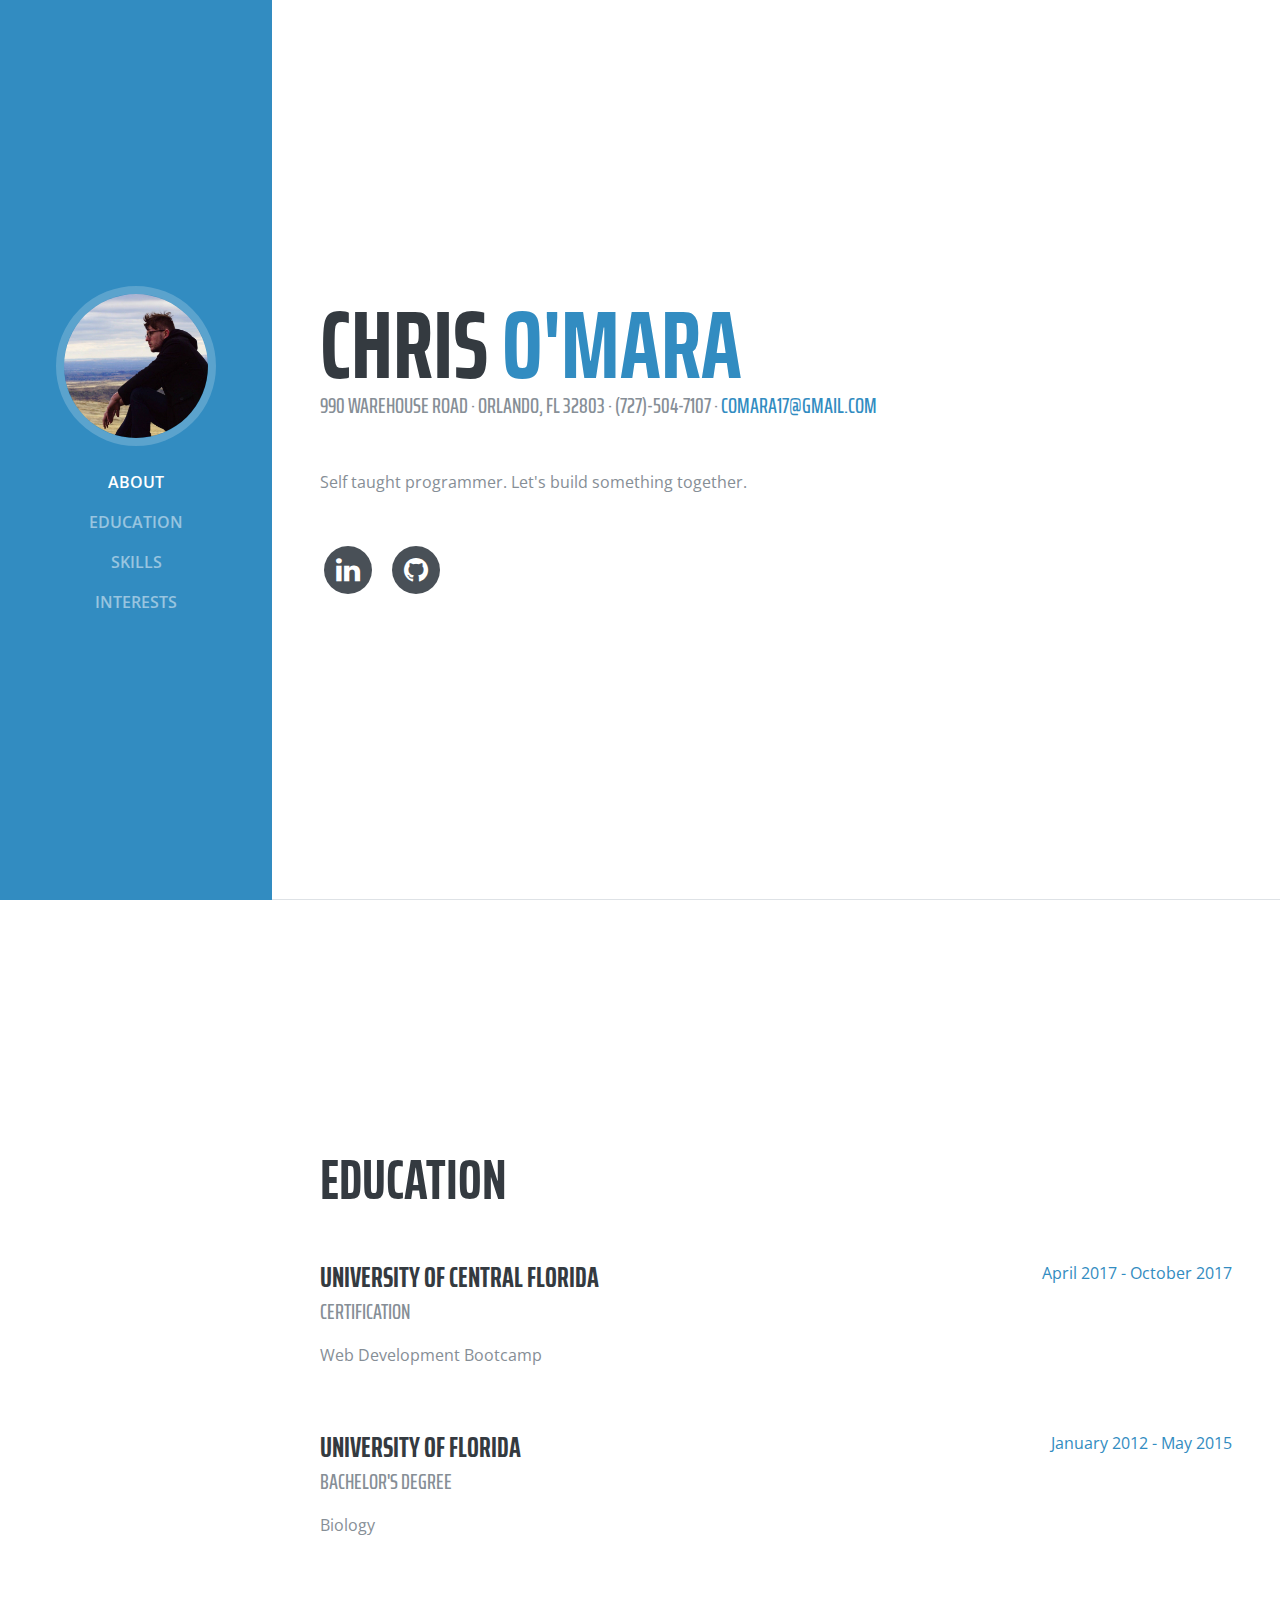
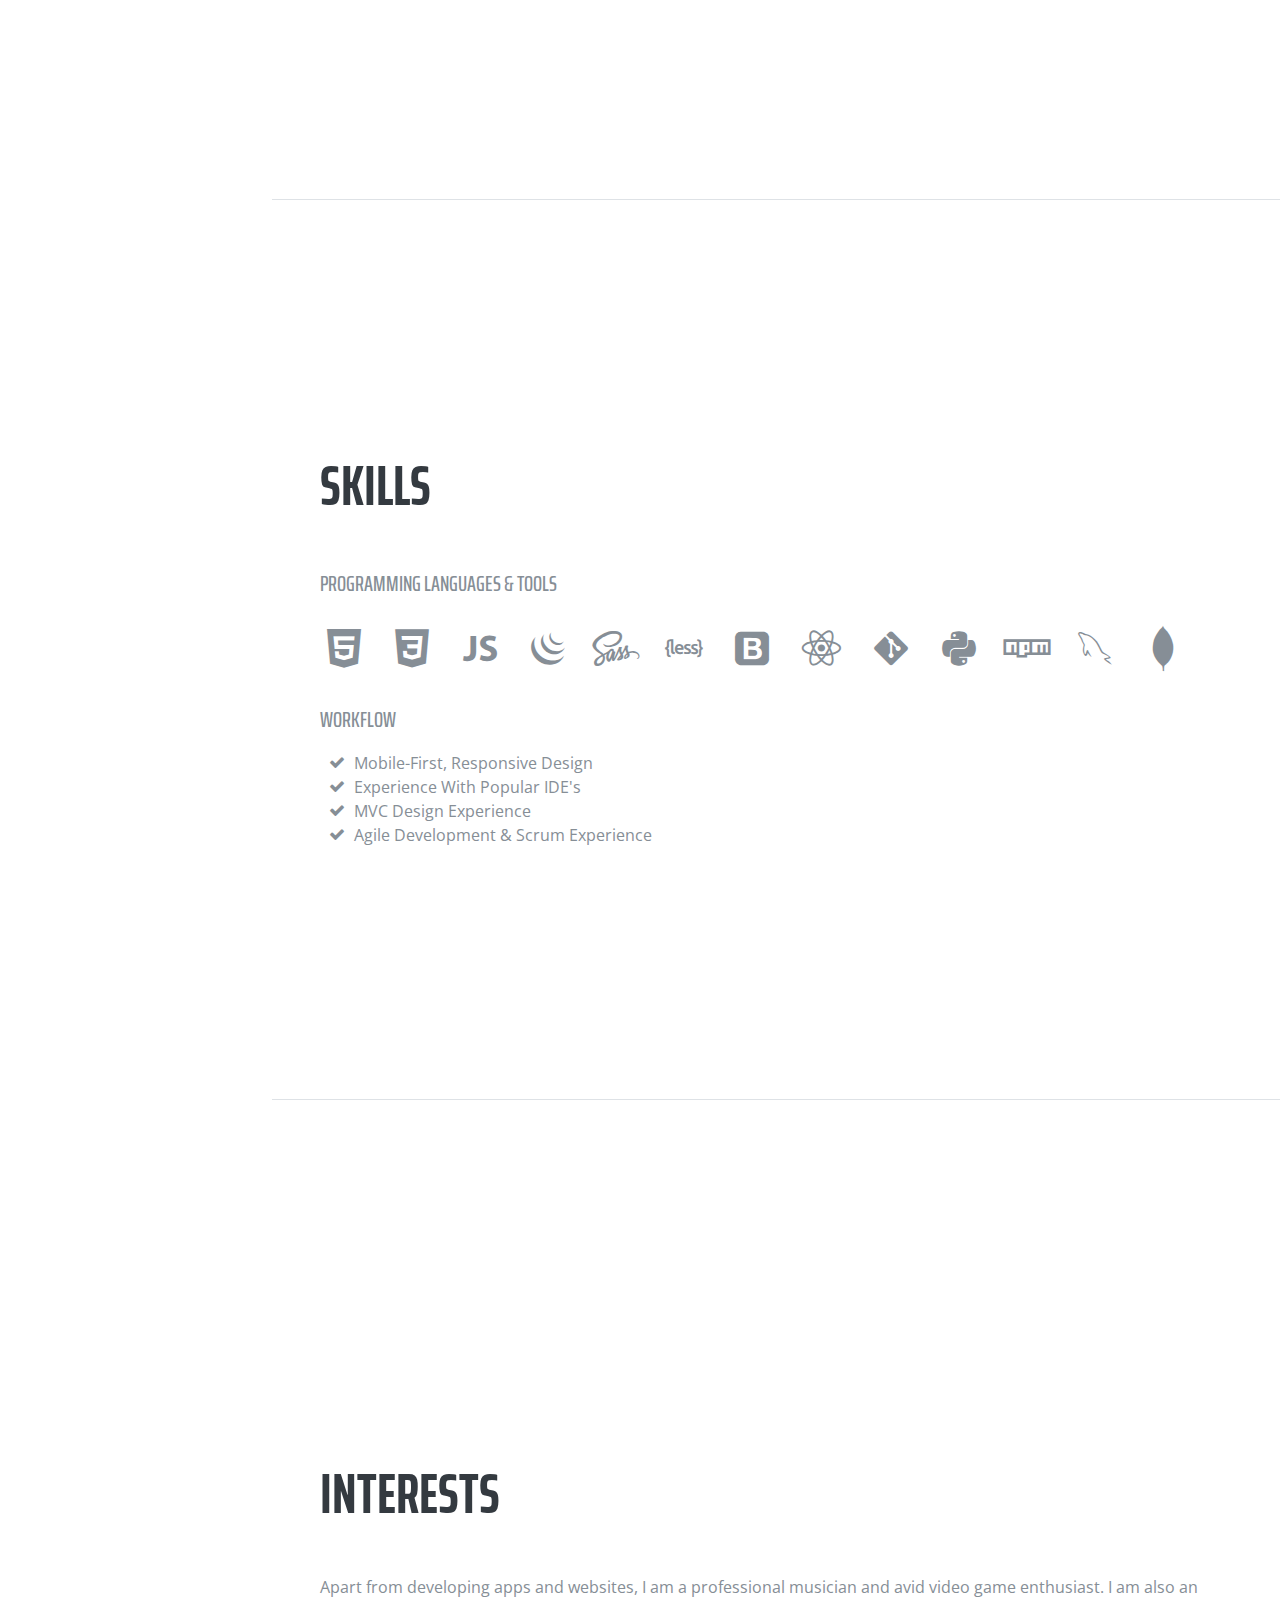
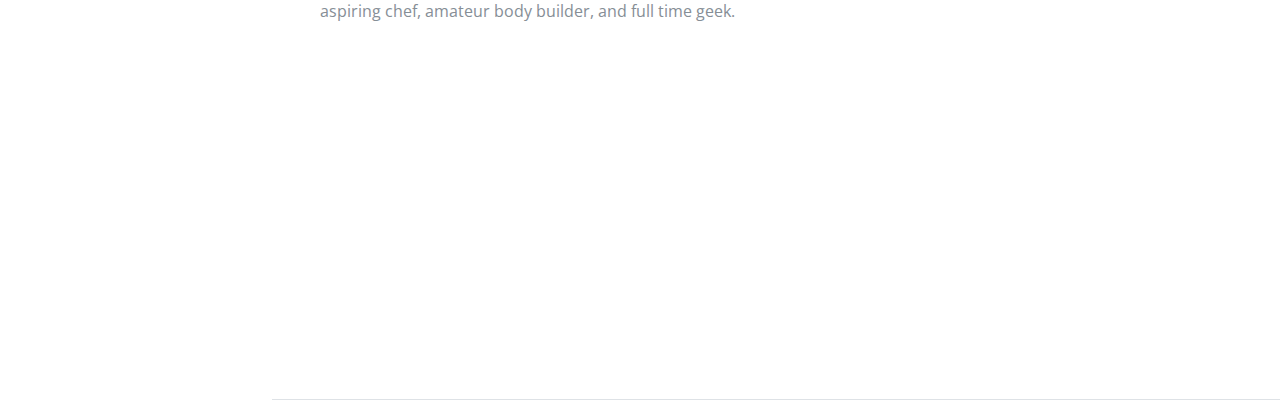
<file: index.html>
<!DOCTYPE html>
<html lang="en">

  <head>

    <meta charset="utf-8">
    <meta name="viewport" content="width=device-width, initial-scale=1, shrink-to-fit=no">
    <meta name="description" content="">
    <meta name="author" content="">

    <title>Resume - Chris O'Mara</title>

    <!-- Bootstrap core CSS -->
    <link href="vendor/bootstrap/css/bootstrap.min.css" rel="stylesheet">

    <!-- Custom fonts for this template -->
    <link href="https://fonts.googleapis.com/css?family=Saira+Extra+Condensed:100,200,300,400,500,600,700,800,900" rel="stylesheet">
    <link href="https://fonts.googleapis.com/css?family=Open+Sans:300,300i,400,400i,600,600i,700,700i,800,800i" rel="stylesheet">
    <link href="vendor/font-awesome/css/font-awesome.min.css" rel="stylesheet">
    <link href="vendor/devicons/css/devicons.min.css" rel="stylesheet">
    <link href="vendor/simple-line-icons/css/simple-line-icons.css" rel="stylesheet">

    <!-- Custom styles for this template -->
    <link href="css/resume.css" rel="stylesheet">

  </head>

  <body id="page-top">

    <nav class="navbar navbar-expand-lg navbar-dark bg-primary fixed-top" id="sideNav">
      <a class="navbar-brand js-scroll-trigger" href="#page-top">
        
        <span class="d-none d-lg-block">
          <img class="img-fluid img-profile rounded-circle mx-auto mb-2" src="img/profile.jpg" alt="">
        </span>
      </a>
      <button class="navbar-toggler" type="button" data-toggle="collapse" data-target="#navbarSupportedContent" aria-controls="navbarSupportedContent" aria-expanded="false" aria-label="Toggle navigation">
        <span class="navbar-toggler-icon"></span>
      </button>
      <div class="collapse navbar-collapse" id="navbarSupportedContent">
        <ul class="navbar-nav">
          <li class="nav-item">
            <a class="nav-link js-scroll-trigger" href="#about">About</a>
          </li>
          <li class="nav-item">
            <a class="nav-link js-scroll-trigger" href="#education">Education</a>
          </li>
          <li class="nav-item">
            <a class="nav-link js-scroll-trigger" href="#skills">Skills</a>
          </li>
          <li class="nav-item">
            <a class="nav-link js-scroll-trigger" href="#interests">Interests</a>
          </li>
        </ul>
      </div>
    </nav>

    <div class="container-fluid p-0">

      <section class="resume-section p-3 p-lg-5 d-flex d-column" id="about">
        <div class="my-auto">
          <h1 class="mb-0">Chris
            <span class="text-primary">O'Mara</span>
          </h1>
          <div class="subheading mb-5">990 Warehouse Road · Orlando, FL 32803 · (727)-504-7107 ·
            <a href="mailto:name@email.com">comara17@gmail.com</a>
          </div>
          <p class="mb-5">Self taught programmer. Let's build something together.</p>
          <ul class="list-inline list-social-icons mb-0">
            <li class="list-inline-item">
              <a href="https://www.linkedin.com/in/christopher-o-mara-4a5a54138/">
                <span class="fa-stack fa-lg">
                  <i class="fa fa-circle fa-stack-2x"></i>
                  <i class="fa fa-linkedin fa-stack-1x fa-inverse"></i>
                </span>
              </a>
            </li>
            <li class="list-inline-item">
              <a href="https://github.com/Comara17">
                <span class="fa-stack fa-lg">
                  <i class="fa fa-circle fa-stack-2x"></i>
                  <i class="fa fa-github fa-stack-1x fa-inverse"></i>
                </span>
              </a>
            </li>
          </ul>
        </div>
      </section>

      <section class="resume-section p-3 p-lg-5 d-flex flex-column" id="education">
        <div class="my-auto">
          <h2 class="mb-5">Education</h2>

          <div class="resume-item d-flex flex-column flex-md-row mb-5">
            <div class="resume-content mr-auto">
              <h3 class="mb-0">University of Central Florida</h3>
              <div class="subheading mb-3">Certification</div>
              <div>Web Development Bootcamp</div>
              <p></p>
            </div>
            <div class="resume-date text-md-right">
              <span class="text-primary">April 2017 - October 2017</span>
            </div>
          </div>

          <div class="resume-item d-flex flex-column flex-md-row">
            <div class="resume-content mr-auto">
              <h3 class="mb-0">University of Florida</h3>
              <div class="subheading mb-3">Bachelor's Degree</div>
              <p>Biology</p>
            </div>
            <div class="resume-date text-md-right">
              <span class="text-primary">January 2012 - May 2015</span>
            </div>
          </div>

        </div>
      </section>

      <section class="resume-section p-3 p-lg-5 d-flex flex-column" id="skills">
        <div class="my-auto">
          <h2 class="mb-5">Skills</h2>

          <div class="subheading mb-3">Programming Languages &amp; Tools</div>
          <ul class="list-inline list-icons">
            <li class="list-inline-item">
              <i class="devicons devicons-html5"></i>
            </li>
            <li class="list-inline-item">
              <i class="devicons devicons-css3"></i>
            </li>
            <li class="list-inline-item">
              <i class="devicons devicons-javascript"></i>
            </li>
            <li class="list-inline-item">
              <i class="devicons devicons-jquery"></i>
            </li>
            <li class="list-inline-item">
              <i class="devicons devicons-sass"></i>
            </li>
            <li class="list-inline-item">
              <i class="devicons devicons-less"></i>
            </li>
            <li class="list-inline-item">
              <i class="devicons devicons-bootstrap"></i>
            </li>
            <li class="list-inline-item">
              <i class="devicons devicons-react"></i>
            </li>
            <li class="list-inline-item">
              <i class="devicons devicons-git"></i>
            </li>
            <li class="list-inline-item">
              <i class="devicons devicons-python"></i>
            </li>
            <li class="list-inline-item">
              <i class="devicons devicons-npm"></i>
            </li>
            <li class="list-inline-item">
              <i class="devicons devicons-mysql"></i>
            </li>
            <li class="list-inline-item">
              <i class="devicons devicons-mongodb"></i>
            </li>
          </ul>

          <div class="subheading mb-3">Workflow</div>
          <ul class="fa-ul mb-0">
            <li>
              <i class="fa-li fa fa-check"></i>
              Mobile-First, Responsive Design</li>
            <li>
              <i class="fa-li fa fa-check"></i>
              Experience With Popular IDE's</li>
            <li>
              <i class="fa-li fa fa-check"></i>
              MVC Design Experience
              </li>
            <li>
              <i class="fa-li fa fa-check"></i>
              Agile Development &amp; Scrum Experience</li>
          </ul>
        </div>
      </section>

      <section class="resume-section p-3 p-lg-5 d-flex flex-column" id="interests">
        <div class="my-auto">
          <h2 class="mb-5">Interests</h2>
          <p>Apart from developing apps and websites, I am a professional musician and avid video game enthusiast. I am also an aspiring chef, amateur body builder, and full time geek. </p>
          
        </div>
      </section>

    </div>

    <!-- Bootstrap core JavaScript -->
    <script src="vendor/jquery/jquery.min.js"></script>
    <script src="vendor/bootstrap/js/bootstrap.bundle.min.js"></script>

    <!-- Plugin JavaScript -->
    <script src="vendor/jquery-easing/jquery.easing.min.js"></script>

    <!-- Custom scripts for this template -->
    <script src="js/resume.min.js"></script>

  </body>

</html>
</file>
<file: vendor/simple-line-icons/css/simple-line-icons.css>
@font-face {
  font-family: 'simple-line-icons';
  src: url('../fonts/Simple-Line-Icons.eot?v=2.4.0');
  src: url('../fonts/Simple-Line-Icons.eot?v=2.4.0#iefix') format('embedded-opentype'), url('../fonts/Simple-Line-Icons.woff2?v=2.4.0') format('woff2'), url('../fonts/Simple-Line-Icons.ttf?v=2.4.0') format('truetype'), url('../fonts/Simple-Line-Icons.woff?v=2.4.0') format('woff'), url('../fonts/Simple-Line-Icons.svg?v=2.4.0#simple-line-icons') format('svg');
  font-weight: normal;
  font-style: normal;
}
/*
 Use the following CSS code if you want to have a class per icon.
 Instead of a list of all class selectors, you can use the generic [class*="icon-"] selector, but it's slower:
*/
.icon-user,
.icon-people,
.icon-user-female,
.icon-user-follow,
.icon-user-following,
.icon-user-unfollow,
.icon-login,
.icon-logout,
.icon-emotsmile,
.icon-phone,
.icon-call-end,
.icon-call-in,
.icon-call-out,
.icon-map,
.icon-location-pin,
.icon-direction,
.icon-directions,
.icon-compass,
.icon-layers,
.icon-menu,
.icon-list,
.icon-options-vertical,
.icon-options,
.icon-arrow-down,
.icon-arrow-left,
.icon-arrow-right,
.icon-arrow-up,
.icon-arrow-up-circle,
.icon-arrow-left-circle,
.icon-arrow-right-circle,
.icon-arrow-down-circle,
.icon-check,
.icon-clock,
.icon-plus,
.icon-minus,
.icon-close,
.icon-event,
.icon-exclamation,
.icon-organization,
.icon-trophy,
.icon-screen-smartphone,
.icon-screen-desktop,
.icon-plane,
.icon-notebook,
.icon-mustache,
.icon-mouse,
.icon-magnet,
.icon-energy,
.icon-disc,
.icon-cursor,
.icon-cursor-move,
.icon-crop,
.icon-chemistry,
.icon-speedometer,
.icon-shield,
.icon-screen-tablet,
.icon-magic-wand,
.icon-hourglass,
.icon-graduation,
.icon-ghost,
.icon-game-controller,
.icon-fire,
.icon-eyeglass,
.icon-envelope-open,
.icon-envelope-letter,
.icon-bell,
.icon-badge,
.icon-anchor,
.icon-wallet,
.icon-vector,
.icon-speech,
.icon-puzzle,
.icon-printer,
.icon-present,
.icon-playlist,
.icon-pin,
.icon-picture,
.icon-handbag,
.icon-globe-alt,
.icon-globe,
.icon-folder-alt,
.icon-folder,
.icon-film,
.icon-feed,
.icon-drop,
.icon-drawer,
.icon-docs,
.icon-doc,
.icon-diamond,
.icon-cup,
.icon-calculator,
.icon-bubbles,
.icon-briefcase,
.icon-book-open,
.icon-basket-loaded,
.icon-basket,
.icon-bag,
.icon-action-undo,
.icon-action-redo,
.icon-wrench,
.icon-umbrella,
.icon-trash,
.icon-tag,
.icon-support,
.icon-frame,
.icon-size-fullscreen,
.icon-size-actual,
.icon-shuffle,
.icon-share-alt,
.icon-share,
.icon-rocket,
.icon-question,
.icon-pie-chart,
.icon-pencil,
.icon-note,
.icon-loop,
.icon-home,
.icon-grid,
.icon-graph,
.icon-microphone,
.icon-music-tone-alt,
.icon-music-tone,
.icon-earphones-alt,
.icon-earphones,
.icon-equalizer,
.icon-like,
.icon-dislike,
.icon-control-start,
.icon-control-rewind,
.icon-control-play,
.icon-control-pause,
.icon-control-forward,
.icon-control-end,
.icon-volume-1,
.icon-volume-2,
.icon-volume-off,
.icon-calendar,
.icon-bulb,
.icon-chart,
.icon-ban,
.icon-bubble,
.icon-camrecorder,
.icon-camera,
.icon-cloud-download,
.icon-cloud-upload,
.icon-envelope,
.icon-eye,
.icon-flag,
.icon-heart,
.icon-info,
.icon-key,
.icon-link,
.icon-lock,
.icon-lock-open,
.icon-magnifier,
.icon-magnifier-add,
.icon-magnifier-remove,
.icon-paper-clip,
.icon-paper-plane,
.icon-power,
.icon-refresh,
.icon-reload,
.icon-settings,
.icon-star,
.icon-symbol-female,
.icon-symbol-male,
.icon-target,
.icon-credit-card,
.icon-paypal,
.icon-social-tumblr,
.icon-social-twitter,
.icon-social-facebook,
.icon-social-instagram,
.icon-social-linkedin,
.icon-social-pinterest,
.icon-social-github,
.icon-social-google,
.icon-social-reddit,
.icon-social-skype,
.icon-social-dribbble,
.icon-social-behance,
.icon-social-foursqare,
.icon-social-soundcloud,
.icon-social-spotify,
.icon-social-stumbleupon,
.icon-social-youtube,
.icon-social-dropbox,
.icon-social-vkontakte,
.icon-social-steam {
  font-family: 'simple-line-icons';
  speak: none;
  font-style: normal;
  font-weight: normal;
  font-variant: normal;
  text-transform: none;
  line-height: 1;
  /* Better Font Rendering =========== */
  -webkit-font-smoothing: antialiased;
  -moz-osx-font-smoothing: grayscale;
}
.icon-user:before {
  content: "\e005";
}
.icon-people:before {
  content: "\e001";
}
.icon-user-female:before {
  content: "\e000";
}
.icon-user-follow:before {
  content: "\e002";
}
.icon-user-following:before {
  content: "\e003";
}
.icon-user-unfollow:before {
  content: "\e004";
}
.icon-login:before {
  content: "\e066";
}
.icon-logout:before {
  content: "\e065";
}
.icon-emotsmile:before {
  content: "\e021";
}
.icon-phone:before {
  content: "\e600";
}
.icon-call-end:before {
  content: "\e048";
}
.icon-call-in:before {
  content: "\e047";
}
.icon-call-out:before {
  content: "\e046";
}
.icon-map:before {
  content: "\e033";
}
.icon-location-pin:before {
  content: "\e096";
}
.icon-direction:before {
  content: "\e042";
}
.icon-directions:before {
  content: "\e041";
}
.icon-compass:before {
  content: "\e045";
}
.icon-layers:before {
  content: "\e034";
}
.icon-menu:before {
  content: "\e601";
}
.icon-list:before {
  content: "\e067";
}
.icon-options-vertical:before {
  content: "\e602";
}
.icon-options:before {
  content: "\e603";
}
.icon-arrow-down:before {
  content: "\e604";
}
.icon-arrow-left:before {
  content: "\e605";
}
.icon-arrow-right:before {
  content: "\e606";
}
.icon-arrow-up:before {
  content: "\e607";
}
.icon-arrow-up-circle:before {
  content: "\e078";
}
.icon-arrow-left-circle:before {
  content: "\e07a";
}
.icon-arrow-right-circle:before {
  content: "\e079";
}
.icon-arrow-down-circle:before {
  content: "\e07b";
}
.icon-check:before {
  content: "\e080";
}
.icon-clock:before {
  content: "\e081";
}
.icon-plus:before {
  content: "\e095";
}
.icon-minus:before {
  content: "\e615";
}
.icon-close:before {
  content: "\e082";
}
.icon-event:before {
  content: "\e619";
}
.icon-exclamation:before {
  content: "\e617";
}
.icon-organization:before {
  content: "\e616";
}
.icon-trophy:before {
  content: "\e006";
}
.icon-screen-smartphone:before {
  content: "\e010";
}
.icon-screen-desktop:before {
  content: "\e011";
}
.icon-plane:before {
  content: "\e012";
}
.icon-notebook:before {
  content: "\e013";
}
.icon-mustache:before {
  content: "\e014";
}
.icon-mouse:before {
  content: "\e015";
}
.icon-magnet:before {
  content: "\e016";
}
.icon-energy:before {
  content: "\e020";
}
.icon-disc:before {
  content: "\e022";
}
.icon-cursor:before {
  content: "\e06e";
}
.icon-cursor-move:before {
  content: "\e023";
}
.icon-crop:before {
  content: "\e024";
}
.icon-chemistry:before {
  content: "\e026";
}
.icon-speedometer:before {
  content: "\e007";
}
.icon-shield:before {
  content: "\e00e";
}
.icon-screen-tablet:before {
  content: "\e00f";
}
.icon-magic-wand:before {
  content: "\e017";
}
.icon-hourglass:before {
  content: "\e018";
}
.icon-graduation:before {
  content: "\e019";
}
.icon-ghost:before {
  content: "\e01a";
}
.icon-game-controller:before {
  content: "\e01b";
}
.icon-fire:before {
  content: "\e01c";
}
.icon-eyeglass:before {
  content: "\e01d";
}
.icon-envelope-open:before {
  content: "\e01e";
}
.icon-envelope-letter:before {
  content: "\e01f";
}
.icon-bell:before {
  content: "\e027";
}
.icon-badge:before {
  content: "\e028";
}
.icon-anchor:before {
  content: "\e029";
}
.icon-wallet:before {
  content: "\e02a";
}
.icon-vector:before {
  content: "\e02b";
}
.icon-speech:before {
  content: "\e02c";
}
.icon-puzzle:before {
  content: "\e02d";
}
.icon-printer:before {
  content: "\e02e";
}
.icon-present:before {
  content: "\e02f";
}
.icon-playlist:before {
  content: "\e030";
}
.icon-pin:before {
  content: "\e031";
}
.icon-picture:before {
  content: "\e032";
}
.icon-handbag:before {
  content: "\e035";
}
.icon-globe-alt:before {
  content: "\e036";
}
.icon-globe:before {
  content: "\e037";
}
.icon-folder-alt:before {
  content: "\e039";
}
.icon-folder:before {
  content: "\e089";
}
.icon-film:before {
  content: "\e03a";
}
.icon-feed:before {
  content: "\e03b";
}
.icon-drop:before {
  content: "\e03e";
}
.icon-drawer:before {
  content: "\e03f";
}
.icon-docs:before {
  content: "\e040";
}
.icon-doc:before {
  content: "\e085";
}
.icon-diamond:before {
  content: "\e043";
}
.icon-cup:before {
  content: "\e044";
}
.icon-calculator:before {
  content: "\e049";
}
.icon-bubbles:before {
  content: "\e04a";
}
.icon-briefcase:before {
  content: "\e04b";
}
.icon-book-open:before {
  content: "\e04c";
}
.icon-basket-loaded:before {
  content: "\e04d";
}
.icon-basket:before {
  content: "\e04e";
}
.icon-bag:before {
  content: "\e04f";
}
.icon-action-undo:before {
  content: "\e050";
}
.icon-action-redo:before {
  content: "\e051";
}
.icon-wrench:before {
  content: "\e052";
}
.icon-umbrella:before {
  content: "\e053";
}
.icon-trash:before {
  content: "\e054";
}
.icon-tag:before {
  content: "\e055";
}
.icon-support:before {
  content: "\e056";
}
.icon-frame:before {
  content: "\e038";
}
.icon-size-fullscreen:before {
  content: "\e057";
}
.icon-size-actual:before {
  content: "\e058";
}
.icon-shuffle:before {
  content: "\e059";
}
.icon-share-alt:before {
  content: "\e05a";
}
.icon-share:before {
  content: "\e05b";
}
.icon-rocket:before {
  content: "\e05c";
}
.icon-question:before {
  content: "\e05d";
}
.icon-pie-chart:before {
  content: "\e05e";
}
.icon-pencil:before {
  content: "\e05f";
}
.icon-note:before {
  content: "\e060";
}
.icon-loop:before {
  content: "\e064";
}
.icon-home:before {
  content: "\e069";
}
.icon-grid:before {
  content: "\e06a";
}
.icon-graph:before {
  content: "\e06b";
}
.icon-microphone:before {
  content: "\e063";
}
.icon-music-tone-alt:before {
  content: "\e061";
}
.icon-music-tone:before {
  content: "\e062";
}
.icon-earphones-alt:before {
  content: "\e03c";
}
.icon-earphones:before {
  content: "\e03d";
}
.icon-equalizer:before {
  content: "\e06c";
}
.icon-like:before {
  content: "\e068";
}
.icon-dislike:before {
  content: "\e06d";
}
.icon-control-start:before {
  content: "\e06f";
}
.icon-control-rewind:before {
  content: "\e070";
}
.icon-control-play:before {
  content: "\e071";
}
.icon-control-pause:before {
  content: "\e072";
}
.icon-control-forward:before {
  content: "\e073";
}
.icon-control-end:before {
  content: "\e074";
}
.icon-volume-1:before {
  content: "\e09f";
}
.icon-volume-2:before {
  content: "\e0a0";
}
.icon-volume-off:before {
  content: "\e0a1";
}
.icon-calendar:before {
  content: "\e075";
}
.icon-bulb:before {
  content: "\e076";
}
.icon-chart:before {
  content: "\e077";
}
.icon-ban:before {
  content: "\e07c";
}
.icon-bubble:before {
  content: "\e07d";
}
.icon-camrecorder:before {
  content: "\e07e";
}
.icon-camera:before {
  content: "\e07f";
}
.icon-cloud-download:before {
  content: "\e083";
}
.icon-cloud-upload:before {
  content: "\e084";
}
.icon-envelope:before {
  content: "\e086";
}
.icon-eye:before {
  content: "\e087";
}
.icon-flag:before {
  content: "\e088";
}
.icon-heart:before {
  content: "\e08a";
}
.icon-info:before {
  content: "\e08b";
}
.icon-key:before {
  content: "\e08c";
}
.icon-link:before {
  content: "\e08d";
}
.icon-lock:before {
  content: "\e08e";
}
.icon-lock-open:before {
  content: "\e08f";
}
.icon-magnifier:before {
  content: "\e090";
}
.icon-magnifier-add:before {
  content: "\e091";
}
.icon-magnifier-remove:before {
  content: "\e092";
}
.icon-paper-clip:before {
  content: "\e093";
}
.icon-paper-plane:before {
  content: "\e094";
}
.icon-power:before {
  content: "\e097";
}
.icon-refresh:before {
  content: "\e098";
}
.icon-reload:before {
  content: "\e099";
}
.icon-settings:before {
  content: "\e09a";
}
.icon-star:before {
  content: "\e09b";
}
.icon-symbol-female:before {
  content: "\e09c";
}
.icon-symbol-male:before {
  content: "\e09d";
}
.icon-target:before {
  content: "\e09e";
}
.icon-credit-card:before {
  content: "\e025";
}
.icon-paypal:before {
  content: "\e608";
}
.icon-social-tumblr:before {
  content: "\e00a";
}
.icon-social-twitter:before {
  content: "\e009";
}
.icon-social-facebook:before {
  content: "\e00b";
}
.icon-social-instagram:before {
  content: "\e609";
}
.icon-social-linkedin:before {
  content: "\e60a";
}
.icon-social-pinterest:before {
  content: "\e60b";
}
.icon-social-github:before {
  content: "\e60c";
}
.icon-social-google:before {
  content: "\e60d";
}
.icon-social-reddit:before {
  content: "\e60e";
}
.icon-social-skype:before {
  content: "\e60f";
}
.icon-social-dribbble:before {
  content: "\e00d";
}
.icon-social-behance:before {
  content: "\e610";
}
.icon-social-foursqare:before {
  content: "\e611";
}
.icon-social-soundcloud:before {
  content: "\e612";
}
.icon-social-spotify:before {
  content: "\e613";
}
.icon-social-stumbleupon:before {
  content: "\e614";
}
.icon-social-youtube:before {
  content: "\e008";
}
.icon-social-dropbox:before {
  content: "\e00c";
}
.icon-social-vkontakte:before {
  content: "\e618";
}
.icon-social-steam:before {
  content: "\e620";
}
</file>
<file: css/resume.css>
body {
  font-family: 'Open Sans', serif;
  padding-top: 54px;
  color: #868e96;
}

@media (min-width: 992px) {
  body {
    padding-top: 0;
    padding-left: 17rem;
  }
}

h1,
h2,
h3,
h4,
h5,
h6 {
  font-family: 'Saira Extra Condensed', serif;
  font-weight: 700;
  text-transform: uppercase;
  color: #343a40;
}

h1 {
  font-size: 6rem;
  line-height: 5.5rem;
}

h2 {
  font-size: 3.5rem;
}

.subheading {
  text-transform: uppercase;
  font-weight: 500;
  font-family: 'Saira Extra Condensed', serif;
  font-size: 1.35rem;
}

.list-social-icons a {
  color: #495057;
}

.list-social-icons a:hover {
  color: #328CC1;
}

.list-social-icons a .fa-lg {
  font-size: 1.75rem;
}

.list-icons {
  font-size: 3rem;
}

.list-icons .list-inline-item i:hover {
  color: #328CC1;
}

#sideNav .navbar-nav .nav-item .nav-link {
  font-weight: 600;
  text-transform: uppercase;
}

@media (min-width: 992px) {
  #sideNav {
    text-align: center;
    position: fixed;
    top: 0;
    left: 0;
    display: flex;
    flex-direction: column;
    width: 17rem;
    height: 100vh;
  }
  #sideNav .navbar-brand {
    display: flex;
    margin: auto auto 0;
    padding: 0.5rem;
  }
  #sideNav .navbar-brand .img-profile {
    max-width: 10rem;
    max-height: 10rem;
    border: 0.5rem solid rgba(255, 255, 255, 0.2);
  }
  #sideNav .navbar-collapse {
    display: flex;
    align-items: flex-start;
    flex-grow: 0;
    width: 100%;
    margin-bottom: auto;
  }
  #sideNav .navbar-collapse .navbar-nav {
    flex-direction: column;
    width: 100%;
  }
  #sideNav .navbar-collapse .navbar-nav .nav-item {
    display: block;
  }
  #sideNav .navbar-collapse .navbar-nav .nav-item .nav-link {
    display: block;
  }
}

section.resume-section {
  border-bottom: 1px solid #dee2e6;
  padding-top: 5rem !important;
  padding-bottom: 5rem !important;
}

section.resume-section .resume-item .resume-date {
  min-width: none;
}

@media (min-width: 768px) {
  section.resume-section {
    min-height: 100vh;
  }
  section.resume-section .resume-item .resume-date {
    min-width: 18rem;
  }
}

@media (min-width: 992px) {
  section.resume-section {
    padding-top: 3rem !important;
    padding-bottom: 3rem !important;
  }
}

.bg-primary {
  background-color: #328CC1 !important;
}

.text-primary {
  color: #328CC1 !important;
}

a {
  color: #328CC1;
}

a:hover, a:focus, a:active {
  color: #328CC1;
}
</file>
<file: vendor/devicons/css/devicons.min.css>
/*!
 *  Devicons 1.8.0 made by Theodore Vorillas / http://vorillaz.com 
 */
@font-face{font-family:devicons;src:url(../fonts/devicons.eot?xqxft6);src:url(../fonts/devicons.eot?#iefixxqxft6) format("embedded-opentype"),url(../fonts/devicons.woff?xqxft6) format("woff"),url(../fonts/devicons.ttf?xqxft6) format("truetype"),url(../fonts/devicons.svg?xqxft6#devicons) format("svg");font-weight:400;font-style:normal}.devicons{font-family:devicons;speak:none;font-style:normal;font-weight:400;font-variant:normal;text-transform:none;line-height:1;-webkit-font-smoothing:antialiased;-moz-osx-font-smoothing:grayscale}.devicons-git:before{content:"\e602"}.devicons-git_compare:before{content:"\e628"}.devicons-git_branch:before{content:"\e625"}.devicons-git_commit:before{content:"\e629"}.devicons-git_pull_request:before{content:"\e626"}.devicons-git_merge:before{content:"\e627"}.devicons-bitbucket:before{content:"\e603"}.devicons-github_alt:before{content:"\e608"}.devicons-github_badge:before{content:"\e609"}.devicons-github:before{content:"\e60a"}.devicons-github_full:before{content:"\e617"}.devicons-java:before{content:"\e638"}.devicons-ruby:before{content:"\e639"}.devicons-scala:before{content:"\e637"}.devicons-python:before{content:"\e63c"}.devicons-go:before{content:"\e624"}.devicons-ruby_on_rails:before{content:"\e63b"}.devicons-django:before{content:"\e61d"}.devicons-markdown:before{content:"\e63e"}.devicons-php:before{content:"\e63d"}.devicons-mysql:before{content:"\e604"}.devicons-streamline:before{content:"\e605"}.devicons-database:before{content:"\e606"}.devicons-laravel:before{content:"\e63f"}.devicons-javascript:before{content:"\e64e"}.devicons-angular:before{content:"\e653"}.devicons-backbone:before{content:"\e652"}.devicons-coffeescript:before{content:"\e651"}.devicons-jquery:before{content:"\e650"}.devicons-modernizr:before{content:"\e620"}.devicons-jquery_ui:before{content:"\e654"}.devicons-ember:before{content:"\e61b"}.devicons-dojo:before{content:"\e61c"}.devicons-nodejs:before{content:"\e619"}.devicons-nodejs_small:before{content:"\e618"}.devicons-javascript_shield:before{content:"\e64f"}.devicons-bootstrap:before{content:"\e647"}.devicons-sass:before{content:"\e64b"}.devicons-css3_full:before{content:"\e64a"}.devicons-css3:before{content:"\e649"}.devicons-html5:before{content:"\e636"}.devicons-html5_multimedia:before{content:"\e632"}.devicons-html5_device_access:before{content:"\e633"}.devicons-html5_3d_effects:before{content:"\e635"}.devicons-html5_connectivity:before{content:"\e634"}.devicons-ghost_small:before{content:"\e614"}.devicons-ghost:before{content:"\e61f"}.devicons-magento:before{content:"\e640"}.devicons-joomla:before{content:"\e641"}.devicons-jekyll_small:before{content:"\e60d"}.devicons-drupal:before{content:"\e642"}.devicons-wordpress:before{content:"\e60b"}.devicons-grunt:before{content:"\e64c"}.devicons-bower:before{content:"\e64d"}.devicons-npm:before{content:"\e61e"}.devicons-yahoo_small:before{content:"\e62b"}.devicons-yahoo:before{content:"\e615"}.devicons-bing_small:before{content:"\e600"}.devicons-windows:before{content:"\e60f"}.devicons-linux:before{content:"\e612"}.devicons-ubuntu:before{content:"\e63a"}.devicons-android:before{content:"\e60e"}.devicons-apple:before{content:"\e611"}.devicons-appstore:before{content:"\e613"}.devicons-phonegap:before{content:"\e630"}.devicons-blackberry:before{content:"\e623"}.devicons-stackoverflow:before{content:"\e610"}.devicons-techcrunch:before{content:"\e62c"}.devicons-codrops:before{content:"\e62f"}.devicons-css_tricks:before{content:"\e601"}.devicons-smashing_magazine:before{content:"\e62d"}.devicons-netmagazine:before{content:"\e62e"}.devicons-codepen:before{content:"\e616"}.devicons-cssdeck:before{content:"\e62a"}.devicons-hackernews:before{content:"\e61a"}.devicons-dropbox:before{content:"\e607"}.devicons-google_drive:before{content:"\e631"}.devicons-visualstudio:before{content:"\e60c"}.devicons-unity_small:before{content:"\e621"}.devicons-raspberry_pi:before{content:"\e622"}.devicons-chrome:before{content:"\e643"}.devicons-ie:before{content:"\e644"}.devicons-firefox:before{content:"\e645"}.devicons-opera:before{content:"\e646"}.devicons-safari:before{content:"\e648"}.devicons-swift:before{content:"\e655"}.devicons-symfony:before{content:"\e656"}.devicons-symfony_badge:before{content:"\e657"}.devicons-less:before{content:"\e658"}.devicons-stylus:before{content:"\e659"}.devicons-trello:before{content:"\e65a"}.devicons-atlassian:before{content:"\e65b"}.devicons-jira:before{content:"\e65c"}.devicons-envato:before{content:"\e65d"}.devicons-snap_svg:before{content:"\e65e"}.devicons-raphael:before{content:"\e65f"}.devicons-google_analytics:before{content:"\e660"}.devicons-compass:before{content:"\e661"}.devicons-onedrive:before{content:"\e662"}.devicons-gulp:before{content:"\e663"}.devicons-atom:before{content:"\e664"}.devicons-cisco:before{content:"\e665"}.devicons-nancy:before{content:"\e666"}.devicons-clojure:before{content:"\e668"}.devicons-clojure_alt:before{content:"\e66a"}.devicons-perl:before{content:"\e669"}.devicons-celluloid:before{content:"\e66b"}.devicons-w3c:before{content:"\e66c"}.devicons-redis:before{content:"\e66d"}.devicons-postgresql:before{content:"\e66e"}.devicons-webplatform:before{content:"\e66f"}.devicons-jenkins:before{content:"\e667"}.devicons-requirejs:before{content:"\e670"}.devicons-opensource:before{content:"\e671"}.devicons-typo3:before{content:"\e672"}.devicons-uikit:before{content:"\e673"}.devicons-doctrine:before{content:"\e674"}.devicons-groovy:before{content:"\e675"}.devicons-nginx:before{content:"\e676"}.devicons-haskell:before{content:"\e677"}.devicons-zend:before{content:"\e678"}.devicons-gnu:before{content:"\e679"}.devicons-yeoman:before{content:"\e67a"}.devicons-heroku:before{content:"\e67b"}.devicons-debian:before{content:"\e67d"}.devicons-travis:before{content:"\e67e"}.devicons-dotnet:before{content:"\e67f"}.devicons-codeigniter:before{content:"\e680"}.devicons-javascript_badge:before{content:"\e681"}.devicons-yii:before{content:"\e682"}.devicons-msql_server:before{content:"\e67c"}.devicons-composer:before{content:"\e683"}.devicons-krakenjs_badge:before{content:"\e684"}.devicons-krakenjs:before{content:"\e685"}.devicons-mozilla:before{content:"\e686"}.devicons-firebase:before{content:"\e687"}.devicons-sizzlejs:before{content:"\e688"}.devicons-creativecommons:before{content:"\e689"}.devicons-creativecommons_badge:before{content:"\e68a"}.devicons-mitlicence:before{content:"\e68b"}.devicons-senchatouch:before{content:"\e68c"}.devicons-bugsense:before{content:"\e68d"}.devicons-extjs:before{content:"\e68e"}.devicons-mootools_badge:before{content:"\e68f"}.devicons-mootools:before{content:"\e690"}.devicons-ruby_rough:before{content:"\e691"}.devicons-komodo:before{content:"\e692"}.devicons-coda:before{content:"\e693"}.devicons-bintray:before{content:"\e694"}.devicons-terminal:before{content:"\e695"}.devicons-code:before{content:"\e696"}.devicons-responsive:before{content:"\e697"}.devicons-dart:before{content:"\e698"}.devicons-aptana:before{content:"\e699"}.devicons-mailchimp:before{content:"\e69a"}.devicons-netbeans:before{content:"\e69b"}.devicons-dreamweaver:before{content:"\e69c"}.devicons-brackets:before{content:"\e69d"}.devicons-eclipse:before{content:"\e69e"}.devicons-cloud9:before{content:"\e69f"}.devicons-scrum:before{content:"\e6a0"}.devicons-prolog:before{content:"\e6a1"}.devicons-terminal_badge:before{content:"\e6a2"}.devicons-code_badge:before{content:"\e6a3"}.devicons-mongodb:before{content:"\e6a4"}.devicons-meteor:before{content:"\e6a5"}.devicons-meteorfull:before{content:"\e6a6"}.devicons-fsharp:before{content:"\e6a7"}.devicons-rust:before{content:"\e6a8"}.devicons-ionic:before{content:"\e6a9"}.devicons-sublime:before{content:"\e6aa"}.devicons-appcelerator:before{content:"\e6ab"}.devicons-asterisk:before{content:"\e6ac"}.devicons-aws:before{content:"\e6ad"}.devicons-digital-ocean:before{content:"\e6ae"}.devicons-dlang:before{content:"\e6af"}.devicons-docker:before{content:"\e6b0"}.devicons-erlang:before{content:"\e6b1"}.devicons-google-cloud-platform:before{content:"\e6b2"}.devicons-grails:before{content:"\e6b3"}.devicons-illustrator:before{content:"\e6b4"}.devicons-intellij:before{content:"\e6b5"}.devicons-materializecss:before{content:"\e6b6"}.devicons-openshift:before{content:"\e6b7"}.devicons-photoshop:before{content:"\e6b8"}.devicons-rackspace:before{content:"\e6b9"}.devicons-react:before{content:"\e6ba"}.devicons-redhat:before{content:"\e6bb"}.devicons-scriptcs:before{content:"\e6bc"}.devicons-sqllite:before{content:"\e6c4"}.devicons-vim:before{content:"\e6c5"}
</file>
